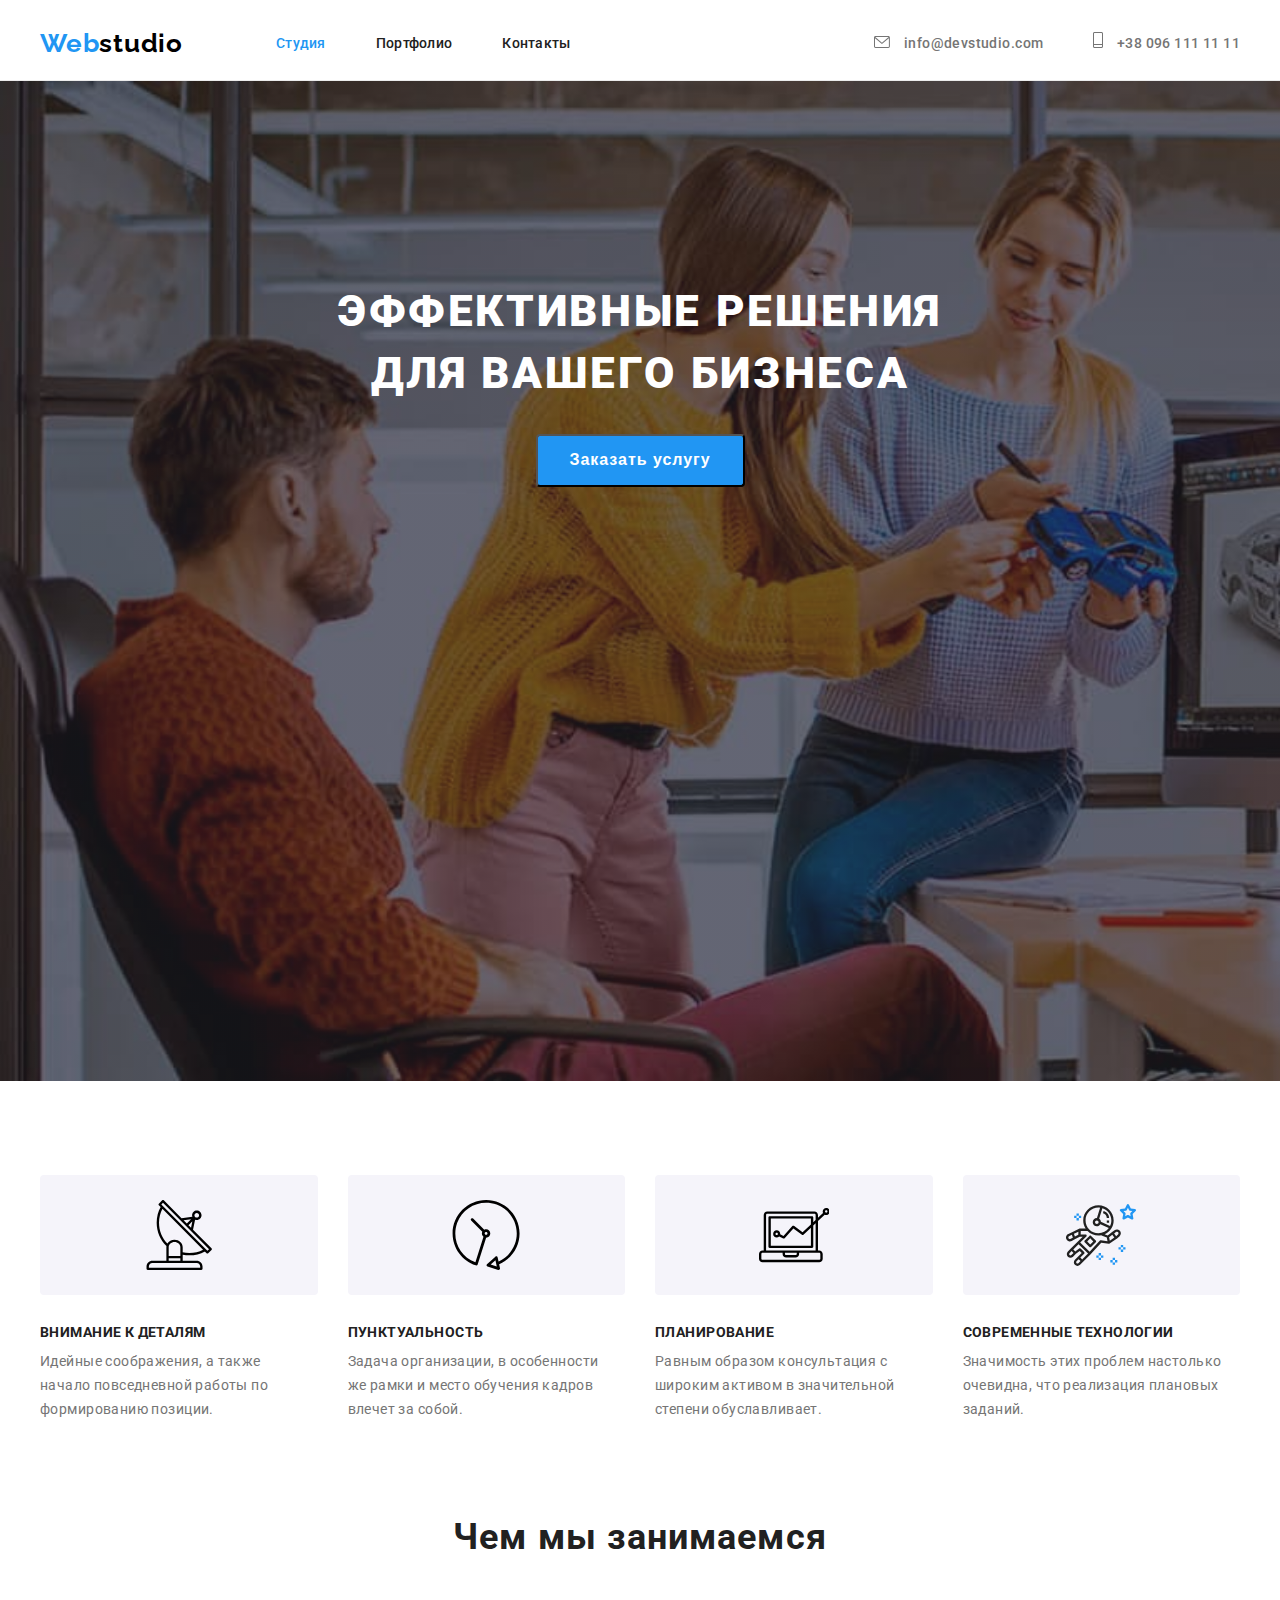
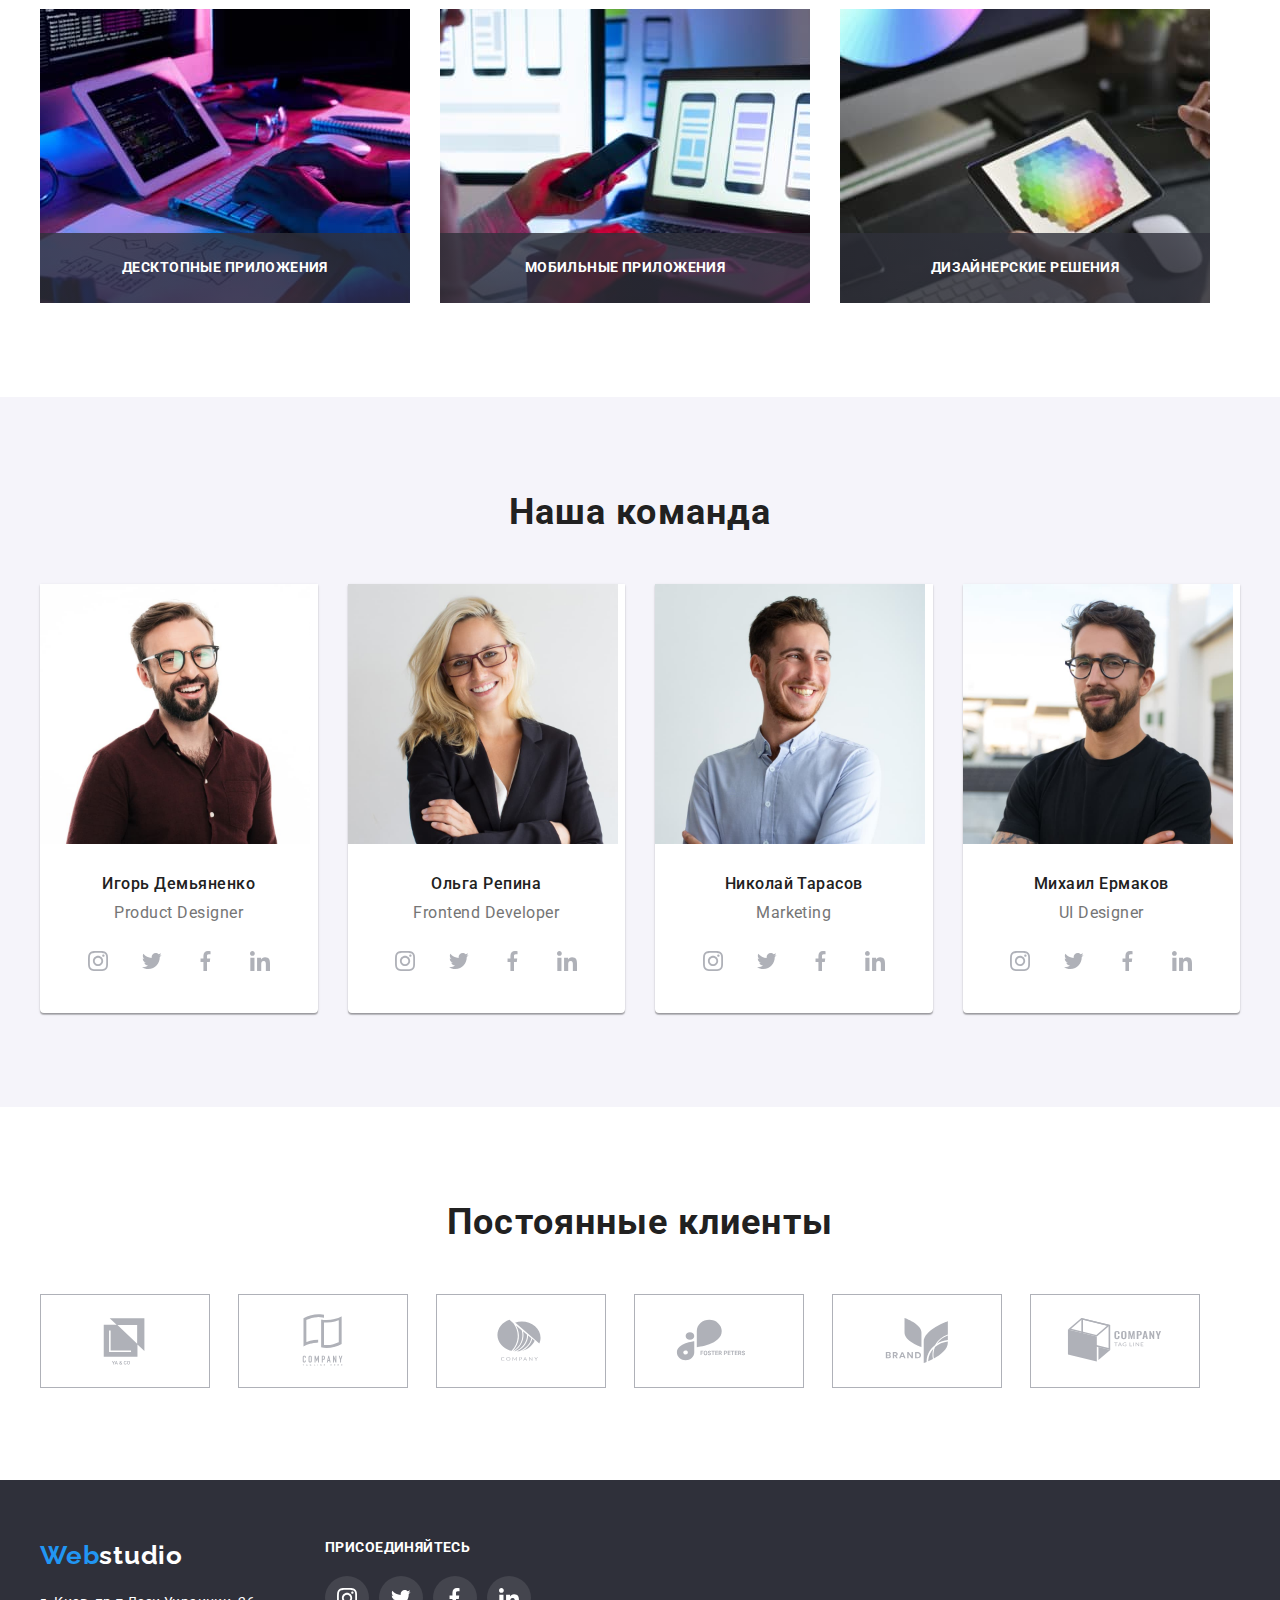
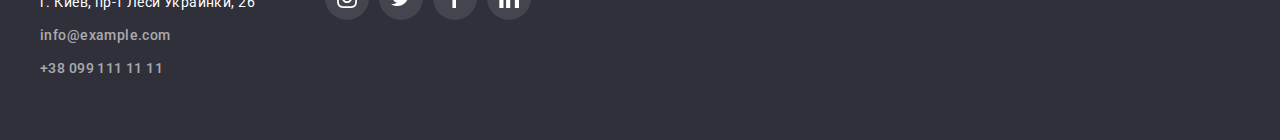
<file: index.html>
<!DOCTYPE html>
<html lang="ru">

<head>
    <meta charset="UTF-8">
    <meta http-equiv="X-UA-Compatible" content="IE=edge">
    <meta name="viewport" content="width=device-width, initial-scale=1.0">
    <title>Студия</title>
    <link rel="preconnect" href="https://fonts.gstatic.com">
    <link
        href="https://fonts.googleapis.com/css2?family=Raleway:wght@700&family=Roboto:wght@400;500;700;900&display=swap"
        rel="stylesheet">
    <link rel="stylesheet" href="https://cdnjs.cloudflare.com/ajax/libs/modern-normalize/1.0.0/modern-normalize.min.css"
        integrity="sha512-ISS7cAi1PEhQ8jnbJpJZMd29NlhNj4AWYyLOSp2CE/CsHxTCu+r+t0D2yoJudVrd0/8fTVPUVDzY5Tvli75u/g=="
        crossorigin="anonymous" referrerpolicy="no-referrer" />
    <link rel="stylesheet" href="./css/styles.css">
</head>

<body>
    <header class="header-nav">
        <div class="main-box">
                <div class="container main-nav">
                <!-- Логотип -->
                <a href="./index.html" class="logo" lang="en"><span class="logo-beginning">Web</span>studio</a>
                <!-- Навигация -->
                <nav>
                    <ul class="site-nav">
                        <li class="item"><a href="./index.html" class="nav nav-active">Студия</a></li>
                        <li class="item"><a href="./portfolio.html" class="nav">Портфолио</a></li>
                        <li class="item"><a href="" class="nav">Контакты</a></li>
                    </ul>
                </nav>
                <ul class="contacts-nav">
                    <li class="item">
                        <a href="mailto:info@example.com" target="_blank" class="contacts">
                            <svg class="contact-img-envelope">
                                <use href="./img/sprite.svg#icon-envelope"></use>
                            </svg>
                            info@devstudio.com
                        </a>
                    </li>

                    <li class="item">
                        <a href="tel:+380991111111" target="_blank" class="contacts contact-link-tel">
                            <svg class="contact-img-tel">
                                <use href="./img/sprite.svg#icon-tel"></use>
                            </svg>
                            +38 096 111 11 11
                        </a>
                    </li>
                </ul>
            </div>

        </div>
        
    </header>
    <main>
        <!-- Герой -->
        <section class="  hero bg-img">
            <div class="container">
                    <h1>Эффективные решения для вашего бизнеса</h1>
                    <button  type="button" class="button" data-modal-open>Заказать услугу</button>
            </div>
        </section>
        
        <section class="doing-section">
            <div class="container">
                <!-- Наши преимущества -->
                <h2 class="visually-hidden">Наши преимущества</h2>
                <ul class="attention">
                    <a href="./img/sprite.svg"></a>
                    <li class="attention-item  ">
                        <div class="icon-box">
                            <svg class="attention-icon">
                                <use href="./img/sprite.svg#icon-anten"></use>
                            </svg>
                        </div>
                        <div class="attention-describtion">
                            <h3 class="attention-header">Внимание к деталям</h3>
                            <p class="attention-paragraph">Идейные соображения, а также начало повседневной работы по
                            формированию позиции.</p>
                        </div>
                        
                    </li>
                    <li class="attention-item">
                        <div class="icon-box">
                            <svg class="attention-icon">
                                <use href="./img/sprite.svg#icon-clock"></use>
                            </svg>
                        </div>
                        <div class="attention-describtion">
                            <h3 class="attention-header">Пунктуальность</h3>
                            <p class="attention-paragraph">Задача организации, в особенности же рамки и место обучения
                            кадров влечет за собой.</p>
                        </div>
                       
                    </li>
                    <li class="attention-item ">
                        <div class="icon-box">
                            <svg class="attention-icon">
                                <use href="./img/sprite.svg#icon-diagramm"></use>
                            </svg>
                        </div>
                        <div class="attention-describtion">
                            <h3 class="attention-header">Планирование</h3>
                            <p class="attention-paragraph">Равным образом консультация с широким активом в значительной
                                степени обуславливает.</p>
                        </div>
                        
                    </li>
                    <li class="attention-item" >
                        <div class="icon-box">
                            <svg class="attention-icon">
                                <use href="./img/sprite.svg#icon-astronaut"></use>
                            </svg>
                        </div>
                        <div class="attention-describtion">
                            <h3 class="attention-header">Современные технологии</h3>
                            <p class="attention-paragraph">Значимость этих проблем настолько очевидна, что реализация
                                плановых заданий.</p>
                        </div>
                        
                    </li>
                </ul>
            </div>

        </section>
        <section class="section doing-section">
            <div class="container">
                <!-- роды деятельности -->
                <h2 class="header">Чем мы занимаемся</h2>
                <ul class="doing">
                    <li class="item">
                        <img src="./img/index/doing/img-1.jpg" alt="Написание программы" width="370">
                        <h2 class="header-doing">Десктопные приложения</h2>
                    </li>
                    <li class="item">
                        <img src="./img/index/doing/img-2.jpg" alt="Мобильные приложения" width="370">
                        <h2 class="header-doing">Мобильные приложения</h2>
                    </li>
                    <li class="item">
                        <img src="./img/index/doing/img-3.jpg" alt="Дизайн" width="370">
                        <h2 class="header-doing">Дизайнерские решения</h2>
                    </li>
                </ul>
            </div>

        </section>
        <section class="team section">
            <div class="container">
                <!-- Команда -->
                <h2 class="header-team">Наша команда</h2>
                <ul class="cards">
                    <li class="cards-item">
                        <img src="./img/index/team/igor-demyanenko.jpg" alt="Игорь Демьяненко фото" width="270" class="
                        img-members">
                        <div class="cards-box">
                            <h3 class="cards-header">Игорь Демьяненко</h3>
                            <p class="cards-paragraph" lang="en">Product Designer</p>
                            <ul class="networks-box">
                                <li class="networks-box-item">
                                    <a href="" class="network-link">
                                        <svg class="network-link-icon">
                                            <use href="./img/sprite.svg#icon-instagram"></use>
                                        </svg>
                                    </a>
                                </li>
                                <li class="networks-box-item ">
                                    <a href="" class="network-link twiter-link" >
                                        <svg class="network-link-icon twiter">
                                            <use href="./img/sprite.svg#icon-twiter"></use>
                                        </svg>
                                    </a>
                                </li>
                                <li class="networks-box-item ">
                                    <a href="" class="network-link " >
                                        <svg class="network-link-icon facebook">
                                            <use href="./img/sprite.svg#icon-facebook"></use>
                                        </svg>
                                    </a>
                                </li>
                                <li class="networks-box-item">
                                    <a href="" class="network-link">
                                        <svg class="network-link-icon">
                                            <use href="./img/sprite.svg#icon-linkedin"></use>
                                        </svg>
                                    </a>
                                </li>
                            </ul>
                        </div>
                    </li>
                    <li class="cards-item">
                        <img src="./img/index/team/olga-repina.jpg" alt="Ольга Репина фото" width="270" class="
                        img-members">
                        <div class="cards-box">
                            <h3 class="cards-header">Ольга Репина</h3>
                            <p class="cards-paragraph" lang="en">Frontend Developer</p>
                            <ul class="networks-box">
                                <li class="networks-box-item">
                                    <a href="" class="network-link">
                                        <svg class="network-link-icon">
                                            <use href="./img/sprite.svg#icon-instagram"></use>
                                        </svg>
                                    </a>
                                </li>
                                <li class="networks-box-item twiter">
                                    <a href="" class="network-link">
                                        <svg class="network-link-icon">
                                            <use href="./img/sprite.svg#icon-twiter"></use>
                                        </svg>
                                    </a>
                                </li>
                                <li class="networks-box-item facebook">
                                    <a href="" class="network-link">
                                        <svg class="network-link-icon">
                                            <use href="./img/sprite.svg#icon-facebook"></use>
                                        </svg>
                                    </a>
                                </li>
                                <li class="networks-box-item">
                                    <a href="" class="network-link">
                                        <svg class="network-link-icon">
                                            <use href="./img/sprite.svg#icon-linkedin"></use>
                                        </svg>
                                    </a>
                                </li>
                            </ul>
                        </div>
                    </li>
                    <li class="cards-item">
                        <img src="./img/index/team/nikolay-tarasov.jpg" alt="Николай Тарасов фото" width="270" class="
                        img-members">
                        <div class="cards-box">
                            <h3 class="cards-header">Николай Тарасов</h3>
                            <p class="cards-paragraph" lang="en">Marketing</p>
                            <ul class="networks-box">
                                <li class="networks-box-item">
                                    <a href="" class="network-link">
                                        <svg class="network-link-icon">
                                            <use href="./img/sprite.svg#icon-instagram"></use>
                                        </svg>
                                    </a>
                                </li>
                                <li class="networks-box-item twiter">
                                    <a href="" class="network-link">
                                        <svg class="network-link-icon">
                                            <use href="./img/sprite.svg#icon-twiter"></use>
                                        </svg>
                                    </a>
                                </li>
                                <li class="networks-box-item facebook">
                                    <a href="" class="network-link">
                                        <svg class="network-link-icon">
                                            <use href="./img/sprite.svg#icon-facebook"></use>
                                        </svg>
                                    </a>
                                </li>
                                <li class="networks-box-item">
                                    <a href="" class="network-link">
                                        <svg class="network-link-icon">
                                            <use href="./img/sprite.svg#icon-linkedin"></use>
                                        </svg>
                                    </a>
                                </li>
                            </ul>
                        </div>
                    </li>
                    <li class="cards-item">
                        <img src="./img/index/team/mikhail-ermakov.jpg" alt="Михаил Ермаков фото" width="270" class="
                        img-members">
                        <div class="cards-box">
                            <h3 class="cards-header">Михаил Ермаков</h3>
                            <p class="cards-paragraph" lang="en">UI Designer</p>
                            <ul class="networks-box">
                                <li class="networks-box-item">
                                    <a href="" class="network-link">
                                        <svg class="network-link-icon">
                                            <use href="./img/sprite.svg#icon-instagram"></use>
                                        </svg>
                                    </a>
                                </li>
                                <li class="networks-box-item twiter">
                                    <a href="" class="network-link">
                                        <svg class="network-link-icon">
                                            <use href="./img/sprite.svg#icon-twiter"></use>
                                        </svg>
                                    </a>
                                </li>
                                <li class="networks-box-item facebook">
                                    <a href="" class="network-link">
                                        <svg class="network-link-icon">
                                            <use href="./img/sprite.svg#icon-facebook"></use>
                                        </svg>
                                    </a>
                                </li>
                                <li class="networks-box-item">
                                    <a href="" class="network-link">
                                        <svg class="network-link-icon">
                                            <use href="./img/sprite.svg#icon-linkedin"></use>
                                        </svg>
                                    </a>
                                </li>
                            </ul>
                        </div>
                    </li>
                </ul>
            </div>
        </section>
        <section class="section">
            <div class="container">
                <h2 class="header">Постоянные клиенты</h2>
                <ul class="client-list">
                    <li class="client-list-item">
                        <a href="" class="client-list-link">
                            <svg class="client-list-link-icon">
                                <use href="./img/sprite.svg#icon-logo-1"></use>
                            </svg>
                        </a>
                    </li>
                    <li class="client-list-item">
                        <a href="" class="client-list-link">
                            <svg class="client-list-link-icon">
                                <use href="./img/sprite.svg#icon-logo-2"></use>
                            </svg>
                        </a>
                    </li>
                    <li class="client-list-item">
                        <a href="" class="client-list-link">
                            <svg class="client-list-link-icon">
                                <use href="./img/sprite.svg#icon-logo-3"></use>
                            </svg>
                        </a>
                    </li>
                    <li class="client-list-item">
                        <a href="" class="client-list-link">
                            <svg class="client-list-link-icon">
                                <use href="./img/sprite.svg#icon-logo-4"></use>
                            </svg>
                        </a>
                    </li>
                    <li class="client-list-item">
                        <a href="" class="client-list-link">
                            <svg class="client-list-link-icon">
                                <use href="./img/sprite.svg#icon-logo-5"></use>
                            </svg>
                        </a>
                    </li>
                    <li class="client-list-item">
                        <a href="" class="client-list-link">
                            <svg class="client-list-link-icon">
                                <use href="./img/sprite.svg#icon-logo-6"></use>
                            </svg>
                        </a>
                    </li>
                </ul>
            </div>
            
        </section>
    </main>
    <footer>
        <div class="container">
            <!-- Подвал сайта -->
            <div class="footer-box">
                <address class="item">
                    <a href="./index.html" class="footer-logo"><span class="logo-beginning">Web</span>studio</a>

                    <a href="https://goo.gl/maps/j5ftLa1bmfd7tv1o9" target="_blank" class="address">г. Киев, пр-т Леси
                        Украинки, 26</a>

                    <ul>
                        <li class="footer-email"><a href="mailto:info@example.com" target="_blank"
                                class="footer-contacts">info@example.com</a></li>
                        <li class="footer-teleph"><a href="tel:+380991111111" target="_blank" class="footer-contacts">+38
                                099 111 11 11</a></li>
                    </ul>
                </address>
                <div>
                    <p class="footer-paragraph">присоединяйтесь</p>
                    <ul class="footer-networks">
                        <li class="footer-network-item ">
                            <a href="#" class="network ">
                                <svg class="network-icon">
                                    <use href="./img/sprite.svg#icon-instagram"></use>
                                </svg>
                            </a>
                        </li>
                        <li class="footer-network-item">
                            <a href="#" class="network ">
                                <svg class="network-icon">
                                    <use href="./img/sprite.svg#icon-twiter"></use>
                                </svg>
                            </a>
                        </li>
                        <li class="footer-network-item">
                            <a href="#" class="network ">
                                <svg class="network-icon">
                                    <use href="./img/sprite.svg#icon-facebook"></use>
                                </svg >
                            </a>
                        </li>
                        <li class="footer-network-item ">
                            <a href="#" class="network ">
                                <svg class="network-icon">
                                    <use href="./img/sprite.svg#icon-linkedin"></use>
                                </svg>
                            </a>
                        </li>
                    </ul>
                </div>
            </div>
        </div>
    </footer>
    <div  class="backdrop is-hidden" data-modal>
        <div class="modal">
            <button type="button" class="close-btn" data-modal-close>
               <svg class="close-img">
                   <use href="./img/sprite.svg#icon-close" ></use>
               </svg>
            </button>
        </div>
    </div>
    <script src="./js/modal.js"></script>
</body>

</html>
</file>
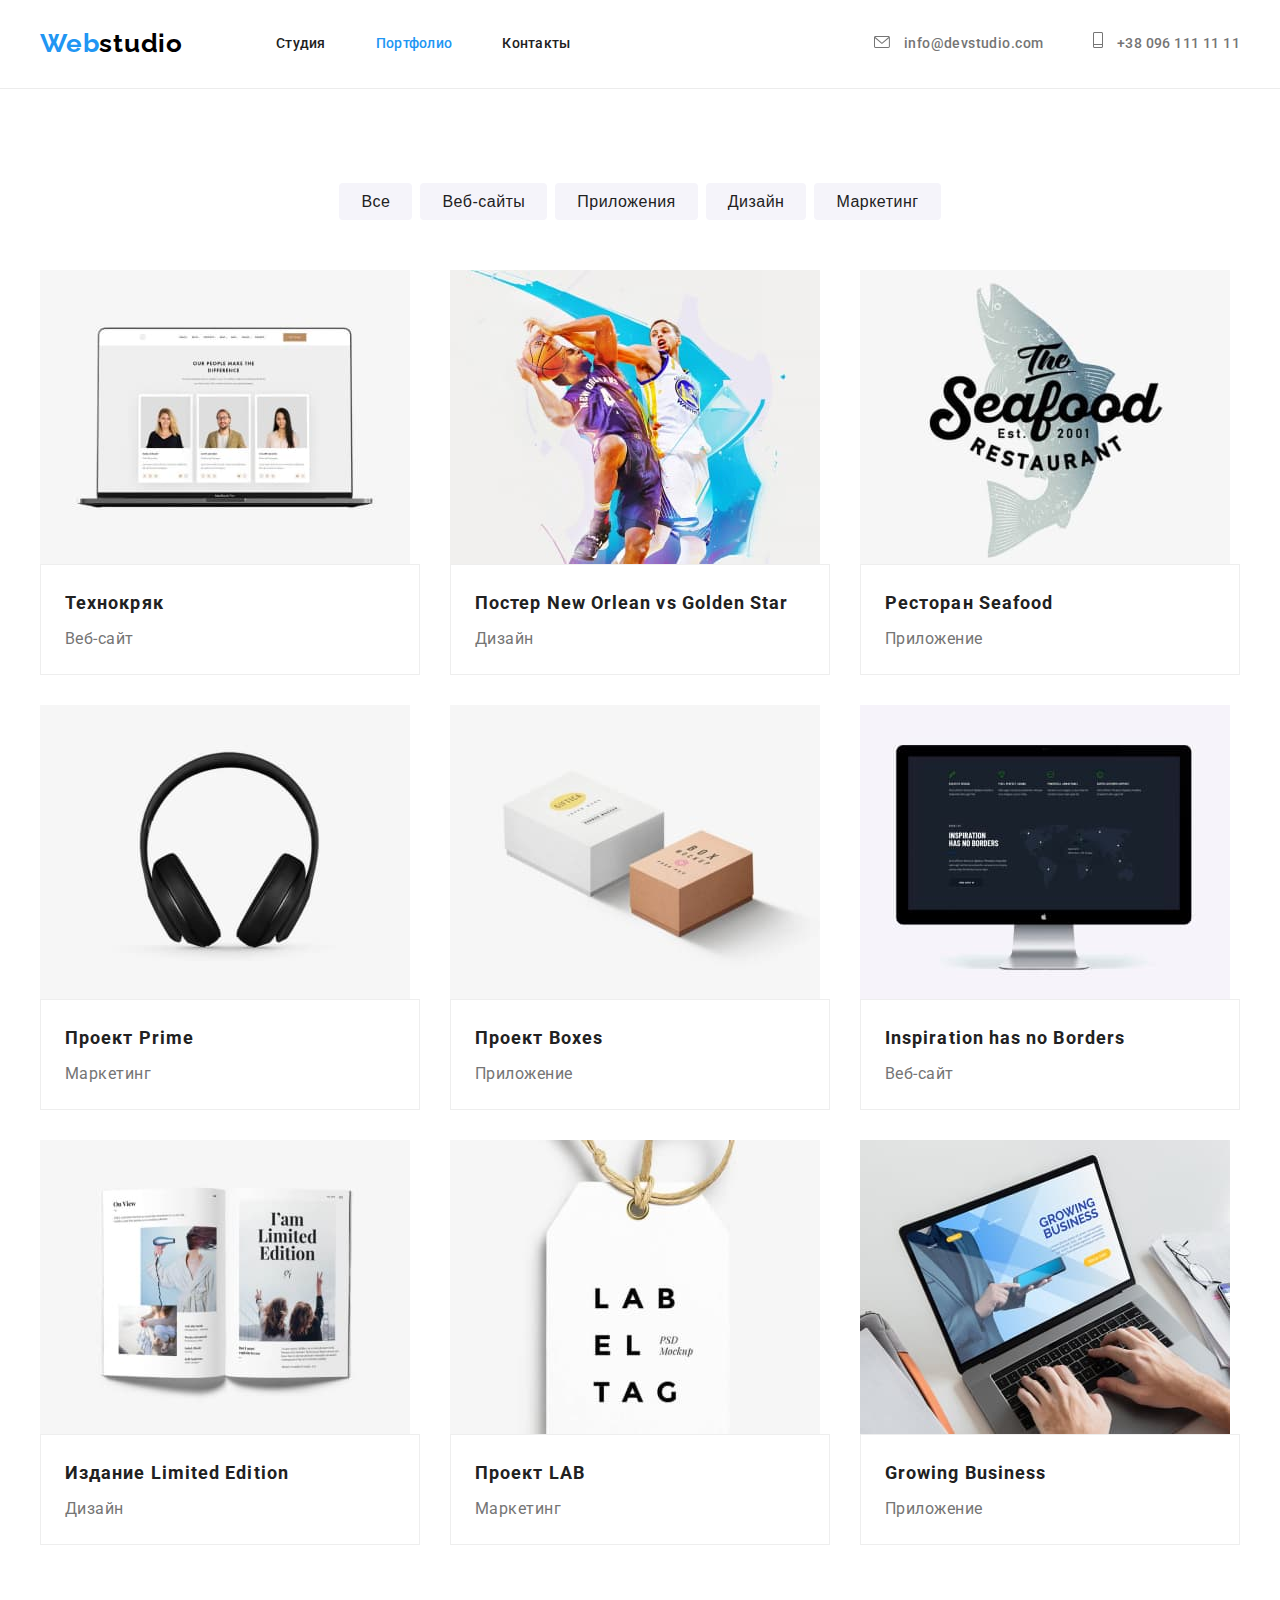
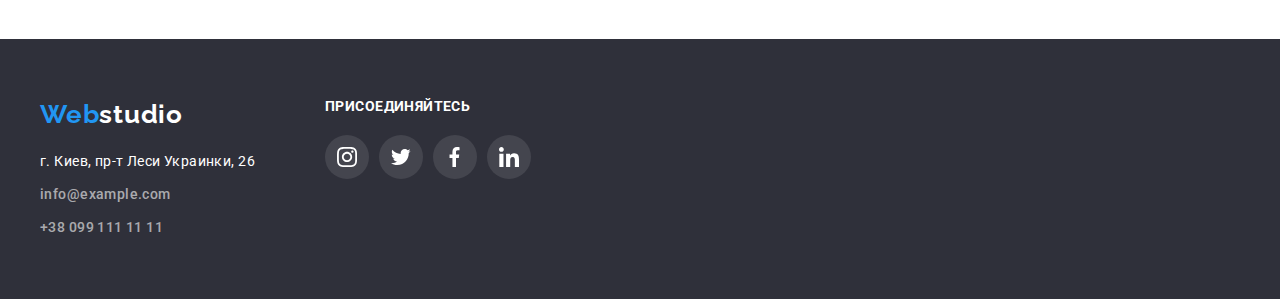
<file: portfolio.html>
<!DOCTYPE html>
<html lang="ru">

<head>
    <meta charset="UTF-8">
    <meta http-equiv="X-UA-Compatible" content="IE=edge">
    <meta name="viewport" content="width=device-width, initial-scale=1.0">
    <title>Портфолио</title>
    <link rel="preconnect" href="https://fonts.gstatic.com">
    <link
        href="https://fonts.googleapis.com/css2?family=Raleway:wght@700&family=Roboto:wght@400;500;700;900&display=swap"
        rel="stylesheet">
    <link rel="stylesheet" href="https://cdnjs.cloudflare.com/ajax/libs/modern-normalize/1.0.0/modern-normalize.min.css"
        integrity="sha512-ISS7cAi1PEhQ8jnbJpJZMd29NlhNj4AWYyLOSp2CE/CsHxTCu+r+t0D2yoJudVrd0/8fTVPUVDzY5Tvli75u/g=="
        crossorigin="anonymous" referrerpolicy="no-referrer" />
    <link rel="stylesheet" href="./css/styles.css">
</head>

<body>
    <header class="header-nav">
        <div class="container main-nav">
            <!-- Логотип -->
            <a href="./index.html" class="logo"><span class="logo-beginning">Web</span>studio</a>
            <!-- Навигация -->
            <nav>
                <ul class="site-nav">
                    <li class="item"><a href="./index.html" class="nav ">Студия</a></li>
                    <li class="item"><a href="./portfolio.html" class="nav nav-active">Портфолио</a></li>
                    <li class="item"><a href="" class="nav">Контакты</a></li>
                </ul>
            </nav>
            <ul class="contacts-nav">
                <li class="item">
                    <a href="mailto:info@example.com" target="_blank" class="contacts">
                        <svg class="contact-img-envelope">
                            <use href="./img/sprite.svg#icon-envelope"></use>
                        </svg>
                        info@devstudio.com
                    </a>
                </li>
            
                <li class="item">
                    <a href="tel:+380991111111" target="_blank" class="contacts contact-link-tel">
                        <svg class="contact-img-tel">
                            <use href="./img/sprite.svg#icon-tel"></use>
                        </svg>
                        +38 096 111 11 11
                    </a>
                </li>
            </ul>
        </div>

    </header>
    <main>
        <section class="section gallery-section">
            <div class="container">
                <!-- фильтр -->
                <ul class="filter">
                    <li class="item"><button type="button" class="filter-button">Все</button></li>
                    <li class="item"><button type="button" class="filter-button">Веб-сайты</button></li>
                    <li class="item"><button type="button" class="filter-button">Приложения</button></li>
                    <li class="item"><button type="button" class="filter-button">Дизайн</button></li>
                    <li class="item"><button type="button" class="filter-button">Маркетинг</button></li>
                </ul>

                <!-- галерея -->
                <ul class="gallery">
                    <li class="gallery-item">
                        <div class="img-box">
                            <img src="./img/portfolio/img-1.jpg" alt="Технокряк" width="370" class="img">
                            <p class="img-paragraph">
                                Технокряк это современная площадка
                                 распространения коронавируса. Компании
                                  используют эту платформу для цифрового
                                шпионажа и атак на защищённые сервера конкурентов.
                            </p>
                        </div>
                        <div class="gallery-box">
                            <h3 class="gallery-header">Технокряк</h3>
                            <p class="gallery-paragraph">Веб-сайт</p>
                        </div>
                    </li>
                    <li class="gallery-item">
                        <div class="img-box">
                            <img src="./img/portfolio/img-2.jpg"
                                alt="Постер New Orlean vs Golden Star" width="370" class="img">
                            <p class="img-paragraph">
                                Технокряк это современная площадка
                                распространения коронавируса. Компании
                                используют эту платформу для цифрового
                                шпионажа и атак на защищённые сервера конкурентов.
                            </p>
                        </div>
                        
                        <div class="gallery-box">
                            <h3 class="gallery-header"> Постер <span lang="en">New Orlean vs Golden Star</span></h3>
                            <p class="gallery-paragraph">Дизайн</p>
                        </div>
                    </li>
                    <li class="gallery-item">
                        <div class="img-box">
                            <img src="./img/portfolio/img-3.jpg" alt="Ресторан Seafood" width="370" class="img">
                            <p class="img-paragraph">
                                Технокряк это современная площадка
                                распространения коронавируса. Компании
                                используют эту платформу для цифрового
                                шпионажа и атак на защищённые сервера конкурентов.
                            </p>
                        </div>
                        
                        <div class="gallery-box">
                            <h3 class="gallery-header">Ресторан <span lang="en">Seafood</span></h3>
                            <p class="gallery-paragraph">Приложение</p>
                        </div>
                    </li>
                    <li class="gallery-item">
                        <div class="img-box">
                            <img src="./img/portfolio/img-4.jpg" alt="Проект Prime" width="370" class="img">
                            <p class="img-paragraph">
                                Технокряк это современная площадка
                                распространения коронавируса. Компании
                                используют эту платформу для цифрового
                                шпионажа и атак на защищённые сервера конкурентов.
                            </p>
                        </div>
                        
                        <div class="gallery-box">
                            <h3 class="gallery-header">Проект <span lang="en">Prime</span></h3>
                            <p class="gallery-paragraph">Маркетинг</p>
                        </div>
                    </li>
                    <li class="gallery-item">
                        <div class="img-box">
                            <img src="./img/portfolio/img-5.jpg" alt="Проект Boxes" width="370" class="img">
                            <p class="img-paragraph">
                                Технокряк это современная площадка
                                распространения коронавируса. Компании
                                используют эту платформу для цифрового
                                шпионажа и атак на защищённые сервера конкурентов.
                            </p>
                        </div>
                        
                        <div class="gallery-box">
                            <h3 class="gallery-header">Проект <span lang="en">Boxes</span></h3>
                            <p class="gallery-paragraph">Приложение</p>
                        </div>
                    </li>
                    <li class="gallery-item">
                        <div class="img-box">
                            <img src="./img/portfolio/img-6.jpg" alt="Inspiration has no Borders"
                            width="370" class="img">
                            <p class="img-paragraph">
                                Технокряк это современная площадка
                                распространения коронавируса. Компании
                                используют эту платформу для цифрового
                                шпионажа и атак на защищённые сервера конкурентов.
                            </p>
                        </div>
                        
                        <div class="gallery-box">
                            <h3 class="gallery-header"><span lang="en">Inspiration has no Borders</span></h3>
                            <p class="gallery-paragraph">Веб-сайт</p>
                        </div>
                    </li>
                    <li class="gallery-item">
                        <div class="img-box">
                            <img src="./img/portfolio/img-7.jpg" alt="Издание Limited Edition" width="370"
                            class="img">
                            <p class="img-paragraph">
                                Технокряк это современная площадка
                                распространения коронавируса. Компании
                                используют эту платформу для цифрового
                                шпионажа и атак на защищённые сервера конкурентов.
                            </p>
                        </div>
                        
                        <div class="gallery-box">
                            <h3 class="gallery-header">Издание <span lang="en">Limited Edition</span></h3>
                            <p class="gallery-paragraph">Дизайн</p>
                        </div>
                    </li>
                    <li class="gallery-item">
                        <div class="img-box">
                            <img src="./img/portfolio/img-8.jpg" alt="Проект LAB" width="370" class="img">
                            <p class="img-paragraph">
                                Технокряк это современная площадка
                                распространения коронавируса. Компании
                                используют эту платформу для цифрового
                                шпионажа и атак на защищённые сервера конкурентов.
                            </p>
                        </div>
                        
                        <div class="gallery-box">
                            <h3 class="gallery-header">Проект <span lang="en">LAB</span></h3>
                            <p class="gallery-paragraph">Маркетинг</p>
                        </div>
                    </li>
                    <li class="gallery-item">
                        <div class="img-box">
                            <img src="./img/portfolio/img-9.jpg" alt="Growing Business" width="370" class="img">
                            <p class="img-paragraph">
                                Технокряк это современная площадка
                                распространения коронавируса. Компании
                                используют эту платформу для цифрового
                                шпионажа и атак на защищённые сервера конкурентов.
                            </p>
                        </div>
                        
                        <div class="gallery-box">
                            <h3 class="gallery-header"><span lang="en">Growing Business</span></h3>
                            <p class="gallery-paragraph">Приложение</p>
                        </div>
                    </li>
                </ul>
            </div>

        </section>
    </main>
    <footer>
        <div class="container">
            <!-- Подвал сайта -->
            <div class="footer-box">
                <address class="item">
                    <a href="./index.html" class="footer-logo"><span class="logo-beginning">Web</span>studio</a>
    
                    <a href="https://goo.gl/maps/j5ftLa1bmfd7tv1o9" target="_blank" class="address">г. Киев, пр-т Леси
                        Украинки, 26</a>
    
                    <ul>
                        <li class="footer-email"><a href="mailto:info@example.com" target="_blank"
                                class="footer-contacts">info@example.com</a></li>
                        <li class="footer-teleph"><a href="tel:+380991111111" target="_blank" class="footer-contacts">+38
                                099 111 11 11</a></li>
                    </ul>
                </address>
                <div>
                    <p class="footer-paragraph">присоединяйтесь</p>
                    <ul class="footer-networks">
                        <li class="footer-network-item ">
                            <a href="#" class="network ">
                                <svg class="network-icon">
                                    <use href="./img/sprite.svg#icon-instagram"></use>
                                </svg>
                            </a>
                        </li>
                        <li class="footer-network-item">
                            <a href="#" class="network ">
                                <svg class="network-icon">
                                    <use href="./img/sprite.svg#icon-twiter"></use>
                                </svg>
                            </a>
                        </li>
                        <li class="footer-network-item">
                            <a href="#" class="network ">
                                <svg class="network-icon">
                                    <use href="./img/sprite.svg#icon-facebook"></use>
                                </svg>
                            </a>
                        </li>
                        <li class="footer-network-item ">
                            <a href="#" class="network ">
                                <svg class="network-icon">
                                    <use href="./img/sprite.svg#icon-linkedin"></use>
                                </svg>
                            </a>
                        </li>
                    </ul>
                </div>
            </div>
        </div>
    </footer>
</body>

</html>
</file>
<file: css/styles.css>
/* 
Основная политра
Основной цвет текста-#757575 
Цвет заголовков-#212121
Цвет подписи-#FFFFFF
Цвет анимации - #2196f3
Цвет логотипа - #000000
 - #F5F4FA
 background: #E5E5E5;
 border color - #eeeeee
 */

:root {
  --main-text-color: #757575;
  --header-color: #212121;
  --main-header-color: #ffffff;
  --animation-color: #2196f3;
  --logo-color: #000000;
  --bg-color: #f5f4fa;
  --animation-botton-color: #188ce8;
  --footer-bg-color: #2f303a;
  --bg-color-portfolio: #e5e5e5;
  --border-color: #eeeeee;
  --indent-30px: 30px;
  --attention-grid-item: 4;
  --client-grid-item: 6;
}

body {
  margin: 0;
  color: var(--main-text-color);

  font-family: 'Roboto', sans-serif;
  font-weight: 400;
}

/* Все ссылки */
a {
  text-decoration: none;
}

ul {
  list-style-type: none;
  margin: 0px;
  padding: 0px;
}

div {
  margin: 0;
}

p {
  margin: 0px;
}

.main-box {
  height: 80px;
}

.header-nav {
  border-bottom: 1px solid rgba(236, 236, 236, 1);
}

.main-nav {
  display: flex;
  align-items: center;
}

.site-nav {
  display: flex;
}

.site-nav .item {
  margin-right: 50px;
}

.site-nav .item:last-child {
  margin-right: 0;
}

.contacts-nav {
  display: flex;
  margin-left: auto;
}

.contacts-nav .item:not(:last-child) {
  margin-right: 50px;
}

/* Логотип */
.logo {
  display: block;
  padding-top: 24px;
  padding-bottom: 25px;
  margin-right: 93px;

  color: var(--logo-color);

  font-family: 'Raleway', sans-serif;
  font-weight: bold;
  font-size: 26px;
  line-height: 1.2;
  letter-spacing: 0.03em;
}

.logo-beginning {
  color: var(--animation-color);
}

/* Навигация страницы */

.nav {
  display: block;
  padding-top: 32px;
  /* padding-bottom: 32px;   */

  transition-property: color;
  transition-duration: 250ms;
  transition-timing-function: cubic-bezier(0.4, 0, 0.2, 1);
  transition-delay: 0;

  color: var(--header-color);

  font-weight: 500;
  font-size: 14px;
  line-height: 1.1;
  letter-spacing: 0.02em;
}

.nav:hover::after {
  opacity: 1;
}

.nav:hover,
.nav:focus {
  color: var(--animation-color);
}

.nav::after {
  content: '';
  opacity: 0;
  display: block;
  width: 100%;
  height: 4px;

  transition-property: color;
  transition-duration: 250ms;
  transition-timing-function: cubic-bezier(0.4, 0, 0.2, 1);
  transition-delay: 0;

  border-radius: 2px;
  background-color: rgba(33, 150, 243, 1);

  margin-top: 28px;
  margin-bottom: 0px;
}

.nav-active {
  color: var(--animation-color);
}

/* Контакты  */
.contacts {
  display: block;
  padding-top: 32px;
  padding-bottom: 32px;

  transition-property: color;
  transition-duration: 250ms;
  transition-timing-function: cubic-bezier(0.4, 0, 0.2, 1);
  transition-delay: 0;

  color: var(--main-text-color);

  font-weight: 500;
  font-size: 14px;
  line-height: 1.7;
  letter-spacing: 0.03em;
}

.contacts:hover,
.contacts:focus {
  color: var(--animation-color);
}

.contacts-nav .item {
  display: flex;
  justify-content: center;
  align-items: center;
}

.contacts-nav-link {
  color: var(--main-text-color);
  margin-right: 10px;

  transition-property: color;
  transition-duration: 250ms;
  transition-timing-function: cubic-bezier(0.4, 0, 0.2, 1);
  transition-delay: 0;
}

.contacts-nav-link:hover,
.contacts-nav-link:focus {
  color: var(--animation-color);
}

.contact-img-envelope {
  width: 16px;
  height: 12px;
  margin-right: 10px;
  fill: currentColor;
}

.contact-link-tel {
  color: var(--main-text-color);

  transition-property: color;
  transition-duration: 250ms;
  transition-timing-function: cubic-bezier(0.4, 0, 0.2, 1);
  transition-delay: 0;
}

.contact-link-tel:hover,
.contact-link-tel:focus {
  color: var(--animation-color);
}

.contact-img-tel {
  width: 10px;
  height: 16px;
  margin-right: 10px;
  fill: currentColor;
}

/* Секции */

/* ---------------------------------Герой ---------------------------------*/
.hero {
  padding-top: 200px;
  padding-bottom: 200px;
  text-align: center;

  background-color: var(--logo-color);
}

.bg-img {
  height: 600px;
  /* max-width: 1600px; */
  background-repeat: no-repeat;
  background-size: cover;
  margin-left: auto;
  margin-right: auto;
  background-image: linear-gradient(to right, rgba(47, 48, 58, 0.4), rgba(47, 48, 58, 0.4)),
    url(../img/index/hero/hero-img.jpg);
}
h1 {
  width: 696px;
  margin-right: auto;
  margin-left: auto;
  margin-bottom: var(--indent-30px);
  margin-top: 0;
  color: var(--main-header-color);

  font-weight: 900;
  font-size: 44px;
  line-height: 1.4;
  letter-spacing: 0.06em;
  text-transform: uppercase;
}

.button {
  min-width: 200px;
  padding: 10px 32px;
  margin-left: auto;
  margin-right: auto;
  display: inline-block;
  cursor: pointer;
  border-radius: 4px;

  transition-property: background-color;
  transition-duration: 250ms;
  transition-timing-function: cubic-bezier(0.4, 0, 0.2, 1);
  transition-delay: 0;

  background-color: var(--animation-color);
  color: var(--main-header-color);

  font-weight: bold;
  font-size: 16px;
  line-height: 1.8;
  text-align: center;
  letter-spacing: 0.06em;
}
.button:hover,
.button:focus {
  background-color: var(--animation-botton-color);
}

h2 {
  margin: 0px;
}

/* ---------------------------------Наши преимущества  --------------------------------- */
h3 {
  color: var(--header-color);
  margin: 0;
}

.visually-hidden {
  position: absolute !important;
  clip: rect(1px 1px 1px 1px);
  clip: rect(1px, 1px, 1px, 1px);
  padding: 0 !important;
  border: 0 !important;
  height: 1px !important;
  width: 1px !important;
  overflow: hidden;
}

.attention {
  display: flex;
  flex-wrap: wrap;
  margin-left: calc(-1 * var(--indent-30px));
  margin-top: calc(-1 * var(--indent-30px));
}

.attention-item {
  flex-basis: calc(
    (100% - var(--indent-30px) * var(--attention-grid-item)) / var(--attention-grid-item)
  );
  margin-top: var(--indent-30px);
  margin-left: var(--indent-30px);
}

.icon-box {
  display: flex;
  justify-content: center;
  align-items: center;
  background-color: #f5f4fa;
  height: 120px;
  border-radius: 4px;
}

.attention-icon {
  width: 70px;
  height: 70px;
}

/* .attention-item::before {
  content: '';
  display: block;
  
  margin-bottom: var(--indent-30px);
  background-repeat: no-repeat;
  background-position: center;
  b
  
}

.icon-1::before {
  background-image: url(../img/index/attention/img-1.svg);
}

.icon-2::before {
  background-image: url(../img/index/attention/img-2.svg);
}

.icon-3::before {
  background-image: url(../img/index/attention/img-3.svg);
}

.icon-4::before {
  background-image: url(../img/index/attention/img-4.svg);
} */

.attention-describtion {
  padding-top: 30px;
}

.attention-header {
  margin-bottom: 10px;

  font-weight: bold;
  font-size: 14px;
  line-height: 1.1;
  letter-spacing: 0.03em;
  text-transform: uppercase;
}

.attention-paragraph {
  width: 270px;

  font-size: 14px;
  line-height: 1.7;
  letter-spacing: 0.03em;
}

/* ---------------------------------Чем мы занимаемся --------------------------------- */

.doing-section {
  padding-top: 94px;
}

.doing {
  display: flex;
  flex-wrap: wrap;
  margin-left: calc(-1 * var(--indent-30px));
  margin-top: calc(-1 * var(--indent-30px));
}

.doing .item {
  position: relative;
  display: flex;
  align-items: flex-end;
  justify-content: center;

  flex-basis: calc(
    (100% - var(--indent-30px) * var(--attention-grid-item)) / var(--attention-grid-item)
  );
  margin-top: var(--indent-30px);
  margin-left: var(--indent-30px);
}

.header-doing {
  position: absolute;
  width: 100%;

  padding-top: 27px;
  padding-bottom: 27px;

  background-image: linear-gradient(to right, rgba(47, 48, 58, 0.8), rgba(47, 48, 58, 0.8));
  color: var(--main-header-color);

  font-weight: bold;
  font-size: 14px;
  line-height: 1.14;
  text-align: center;
  letter-spacing: 0.03em;
  text-transform: uppercase;
}

/*---------------------------------Наша команда---------------------------------*/
.team {
  background-color: var(--bg-color);
}

.header-team {
  margin-bottom: 50px;

  color: var(--header-color);

  font-weight: bold;
  font-size: 36px;
  line-height: 1.2;
  text-align: center;
  letter-spacing: 0.03em;
}

.cards {
  display: flex;
  flex-wrap: wrap;
  margin-left: calc(-1 * var(--indent-30px));
  margin-top: calc(-1 * var(--indent-30px));
}

.cards-item {
  flex-basis: calc(
    (100% - var(--indent-30px) * var(--attention-grid-item)) / var(--attention-grid-item)
  );

  margin-top: var(--indent-30px);
  margin-left: var(--indent-30px);

  background-color: var(--main-header-color);

  box-shadow: 0px 1px 3px rgba(0, 0, 0, 0.12), 0px 1px 1px rgba(0, 0, 0, 0.14),
    0px 2px 1px rgba(0, 0, 0, 0.2);
  border-radius: 0px 0px 4px 4px;
}

.img-members {
  display: block;
}

.cards-box {
  padding-bottom: var(--indent-30px);
  padding-top: var(--indent-30px);
}

.cards-header {
  margin-bottom: 10px;

  color: var(--header-color);

  font-weight: 500;
  font-size: 16px;
  line-height: 1.2;
  text-align: center;
  letter-spacing: 0.03em;
}

.cards-paragraph {
  margin-bottom: 16px;

  font-weight: normal;
  font-size: 16px;
  line-height: 1.2;
  text-align: center;
  letter-spacing: 0.03em;
}

.networks-box {
  display: flex;
  justify-content: center;
}

.network-link {
  display: flex;
  width: 44px;
  height: 44px;
  justify-content: center;
  align-items: center;

  transition-property: color, background-color;
  transition-duration: 250ms;
  transition-timing-function: cubic-bezier(0.4, 0, 0.2, 1);
  transition-delay: 0;

  color: #afb1b8;
  border-radius: 50%;
}

.network-link-icon {
  fill: currentColor;
  width: 20px;
  height: 20px;
}

.network-link:hover,
.network-link:focus {
  color: var(--main-header-color);
  background-color: var(--animation-color);
}

.networks-box-item:not(:last-child) {
  margin-right: 10px;
}

/*---------------------------------Постоянные клиенты-------------------------------*/

.client-list {
  display: flex;
  margin-left: calc(-1 * var(--indent-30px));
  margin-top: calc(-1 * var(--indent-30px));
  width: 1200px;
  flex-wrap: wrap;
}

.client-list-item {
  margin-top: var(--indent-30px);
  margin-left: var(--indent-30px);
  color: #afb1b8;
  min-height: 92px;
  flex-basis: calc(
    (100% - (var(--indent-30px) + 2px) * var(--client-grid-item)) / var(--client-grid-item)
  );

  transition-property: color, border-color;
  transition-duration: 250ms;
  transition-timing-function: cubic-bezier(0.4, 0, 0.2, 1);
  transition-delay: 0;
  /* flex-basis: calc(100% / 6 - 32px); */

  /* display: flex;
  justify-content: center;
  align-items: center; */
}
/* .client-list-item:hover,
.client-list-item:focus {
  color: var(--animation-color);
  border-color: var(--animation-color);
} */

.client-list-link:hover,
.client-list-link:focus {
  color: var(--animation-color);
  border-color: var(--animation-color);
}

.client-list-link {
  width: 100%;
  height: 100%;
  display: flex;
  justify-content: center;
  align-items: center;
  /* width: 106px;
  height: 60px; */
  color: inherit;
  border: 1px solid #afb1b8;
}

.client-list-link-icon {
  width: 106px;
  height: 60px;
  fill: currentColor;
}

/*---------------------------------Подвал сайта ---------------------------------*/
footer {
  padding-top: 60px;
  padding-bottom: 60px;
  background-color: var(--footer-bg-color);
}

.footer-logo {
  display: inline-block;
  margin-bottom: 20px;

  color: var(--main-header-color);

  font-family: 'Raleway', sans-serif;
  font-weight: bold;
  font-size: 26px;
  line-height: 1.2;
  letter-spacing: 0.03em;
}

address {
  font-style: normal;
}

.address {
  display: block;
  margin-bottom: 9px;

  color: var(--main-header-color);

  font-size: 14px;
  line-height: 1.7;
  letter-spacing: 0.03em;
}

.footer-email {
  margin-bottom: 9px;
}

.footer-contacts {
  color: rgba(100%, 100%, 100%, 60%);

  font-weight: 500;
  font-size: 14px;
  line-height: 1.7;
  letter-spacing: 0.03em;
}

.footer-box {
  display: flex;
}

.footer-box .item:not(:last-child) {
  margin-right: 70px;
}

.footer-paragraph {
  margin-bottom: 20px;
  color: var(--main-header-color);

  text-transform: uppercase;

  font-style: normal;
  font-weight: bold;
  font-size: 14px;
  line-height: 1.14;
  letter-spacing: 0.03em;
}

.footer-networks {
  display: flex;
}

/* .footer-network-item {
  width: 44px;
  height: 44px;
}  */

/* .network::before {
  content: '';
  width: 44px;
  height: 44px;
  display: inline-block;
  border-radius: 50%;
  background-repeat: no-repeat;
  background-color: rgba(255, 255, 255, 0.1);
  background-position: center;
} */

.network {
  display: flex;
  width: 44px;
  height: 44px;
  justify-content: center;
  align-items: center;

  transition-property: background-color;
  transition-duration: 250ms;
  transition-timing-function: cubic-bezier(0.4, 0, 0.2, 1);
  transition-delay: 0;

  border-radius: 50%;
  background-color: rgba(255, 255, 255, 0.1);
  color: var(--main-header-color);
}

.network-icon {
  width: 20px;
  height: 20px;
  fill: currentColor;
}

.network:hover,
.network:focus {
  background-color: var(--animation-color);
}

.footer-network-item:not(:last-child) {
  margin-right: 10px;
}

/* -----------------------------------------Модальное окно и оверлей ------------------------------------- */
.backdrop {
  position: fixed;
  z-index: 100;
  top: 0;
  left: 0;
  width: 100%;
  height: 100%;
  background: rgba(0, 0, 0, 0.2);
}

.modal {
  display: flex;
  z-index: 1000;
  justify-content: flex-end;
  position: absolute;
  top: 50%;
  left: 50%;
  transform: translate(-50%, -50%);

  width: 528px;
  height: 581px;
  padding: 8px;

  background-color: var(--main-header-color);

  box-shadow: 0px 1px 3px rgba(0, 0, 0, 0.12), 0px 1px 1px rgba(0, 0, 0, 0.14),
    0px 2px 1px rgba(0, 0, 0, 0.2);
  border-radius: 4px;
}

.backdrop.is-hidden {
  opacity: 0;
  pointer-events: none;
}

.close-btn {
  border-radius: 50%;
  border: 1px solid rgba(0, 0, 0, 0.1);
  width: 30px;
  height: 30px;
  position: absolute;
  top: 8px;
  right: 8px;
  padding: 0;
  background-color: var(--main-header-color);
  cursor: pointer;
}

.close-img {
  width: 11px;
  height: 11px;
}

/* ---------------------------------    Стили к portfolio.html   --------------------------------- */

.filter {
  display: flex;
  justify-content: center;
  margin-bottom: 50px;
}

.filter .item:not(:last-child) {
  margin-right: 8px;
}

.filter-button {
  border-radius: 4px;
  padding: 6px 22px;
  border: 0px;

  background-color: var(--bg-color);
  color: var(--header-color);

  transition-property: color, background-color;
  transition-duration: 250ms;
  transition-timing-function: cubic-bezier(0.4, 0, 0.2, 1);
  transition-delay: 0;

  cursor: pointer;

  font-weight: 500;
  font-size: 16px;
  line-height: 1.6;
  text-align: center;
  letter-spacing: 0.03em;
}

.filter-button:hover,
.filter-button:focus {
  background-color: var(--animation-color);
  color: var(--main-header-color);

  box-shadow: 0px 3px 1px rgba(0, 0, 0, 0.1), 0px 1px 2px rgba(0, 0, 0, 0.08),
    0px 2px 2px rgba(0, 0, 0, 0.12);
}

/*---------------------------------  СЕТКА  ---------------------------------*/

.gallery {
  display: flex;
  flex-wrap: wrap;
  margin-top: calc(-1 * var(--indent-30px));
  margin-left: calc(-1 * var(--indent-30px));
}

.gallery-item {
  flex-basis: calc(100% / 3 - var(--indent-30px));

  transition-property: box-shadow;
  transition-duration: 250ms;
  transition-timing-function: cubic-bezier(0.4, 0, 0.2, 1);
  transition-delay: 0;

  margin-top: var(--indent-30px);
  margin-left: var(--indent-30px);
}

.gallery-box {
  padding: 20px 24px;
  border: 1px solid rgba(238, 238, 238, 1);
  transition-property: border-color;
  transition-duration: 250ms;
  transition-timing-function: cubic-bezier(0.4, 0, 0.2, 1);
  transition-delay: 0;
}

.gallery-item:hover {
  box-sizing: border-box;

  box-shadow: 0px 1px 1px rgba(0, 0, 0, 0.12), 0px 4px 4px rgba(0, 0, 0, 0.06),
    1px 4px 6px rgba(0, 0, 0, 0.16);
}

.gallery-item:hover .gallery-box {
  border-bottom: 1px solid var(--border-color);
  border-left: 1px solid var(--border-color);
  border-right: 1px solid var(--border-color);
}

.gallery-item:hover .img-paragraph {
  transform: translateY(0%);
}

.img-box {
  position: relative;
  overflow: hidden;
}

/* .img-box::before {
  content: '';
  display: inline-block;
  position: absolute;
  width: 100%;
  height: 100%;
  background-color: rgba(33, 150, 243, 0.9);
  opacity: 0;
} */
/* .img-box:hover::before {
  opacity: 1;
} */

/* .img-box:hover .img-paragraph {
  opacity: 1;
} */

.img-paragraph {
  position: absolute;
  top: 0;
  left: 0;
  width: 100%;
  height: 100%;
  /* overflow: auto; */
  transform: translateY(100%);
  background-color: rgba(33, 150, 243, 0.9);
  /* transition: transform 250ms linear; */
  padding: 63px 24px;

  transition-property: transform;
  transition-duration: 250ms;
  transition-timing-function: cubic-bezier(0.4, 0, 0.2, 1);
  transition-delay: 0;

  font-size: 18px;
  line-height: 1.5;
  letter-spacing: 0.03em;
  color: var(--main-header-color);
}

.gallery-item .img {
  max-width: 100%;
}

.gallery-header {
  margin-bottom: 4px;

  color: var(--header-color);

  font-weight: bold;
  font-size: 18px;
  line-height: 2;
  letter-spacing: 0.06em;
}

.gallery-paragraph {
  font-weight: normal;
  font-size: 16px;
  line-height: 1.8;
  letter-spacing: 0.03em;
}

/*  ---------------------------------  Components --------------------------------- */
.section {
  padding-top: 94px;
  padding-bottom: 94px;
}

.container {
  width: 1200px;
  margin-left: auto;
  margin-right: auto;
  padding-left: 15px;
  padding-right: 15px;
}

.header {
  margin-bottom: 50px;

  color: var(--header-color);

  font-weight: bold;
  font-size: 36px;
  line-height: 1.2;
  text-align: center;
  letter-spacing: 0.03em;
}

img {
  display: block;
}
</file>
